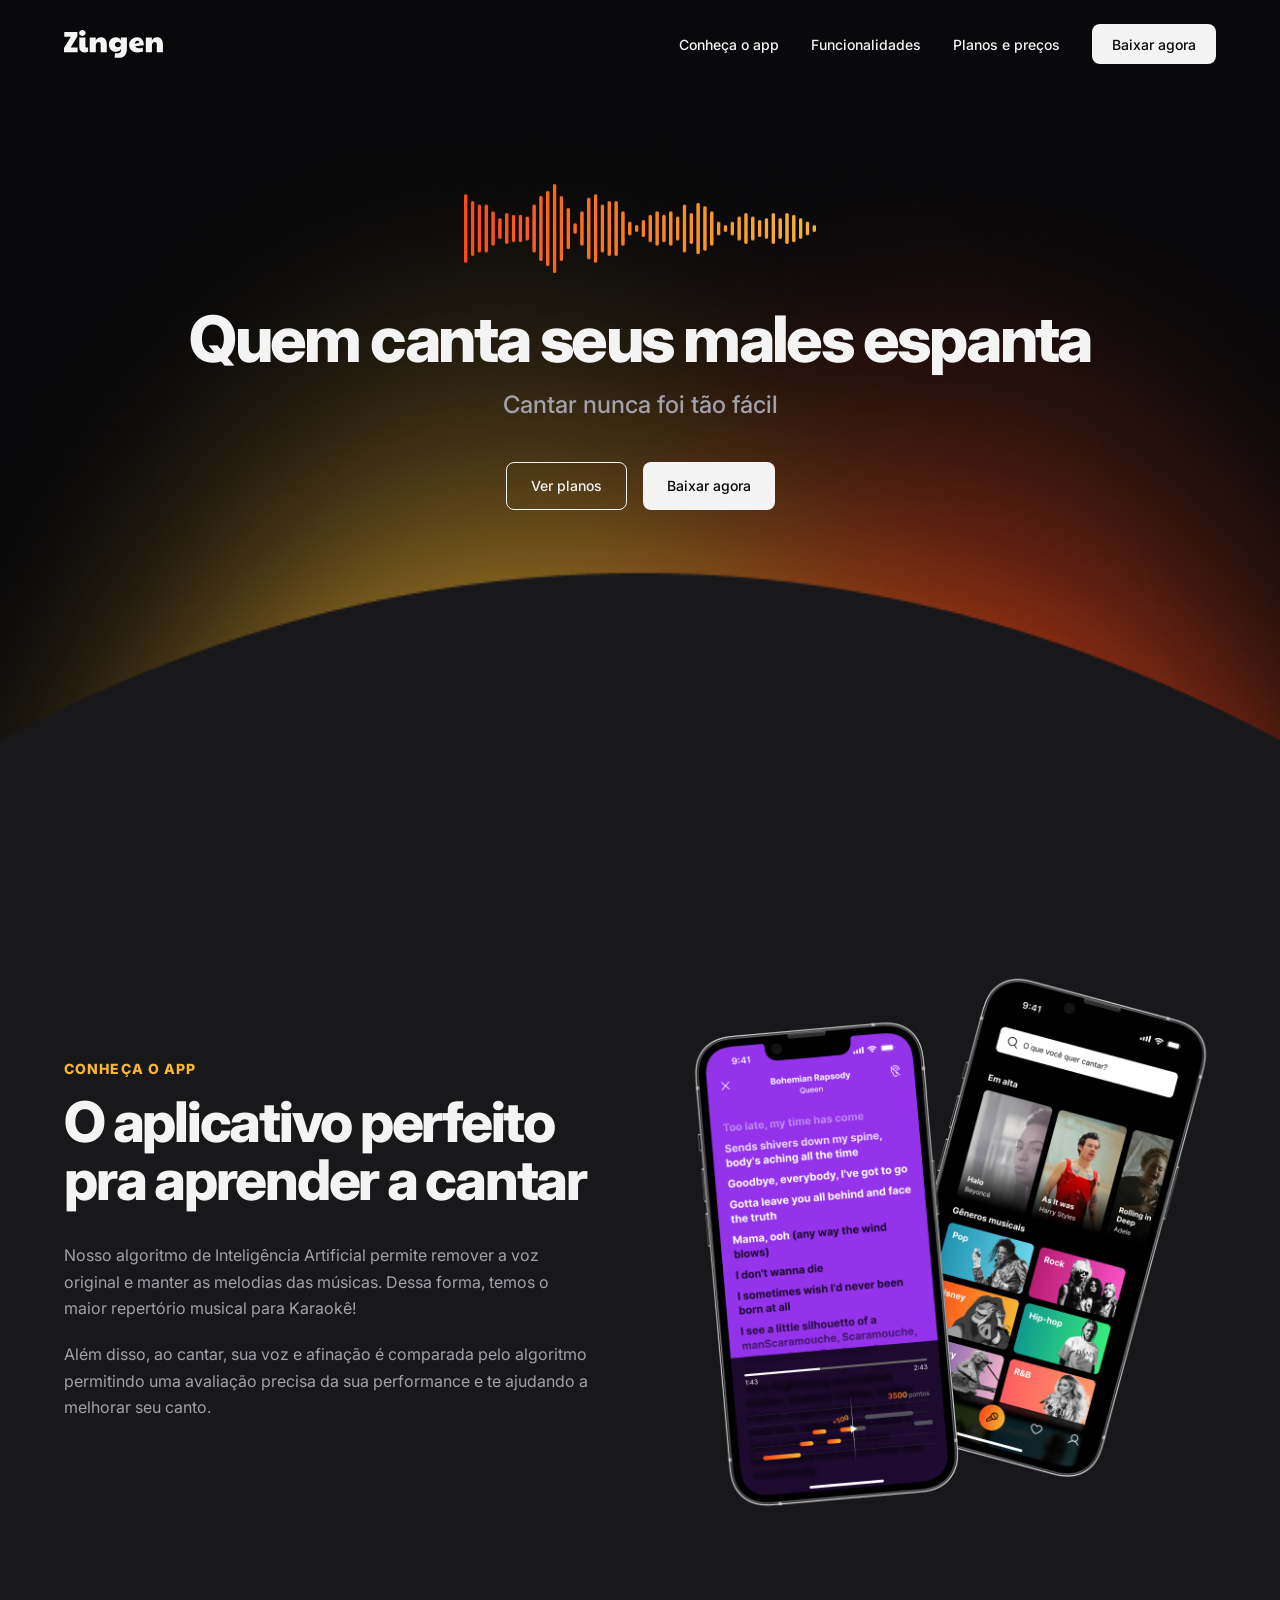
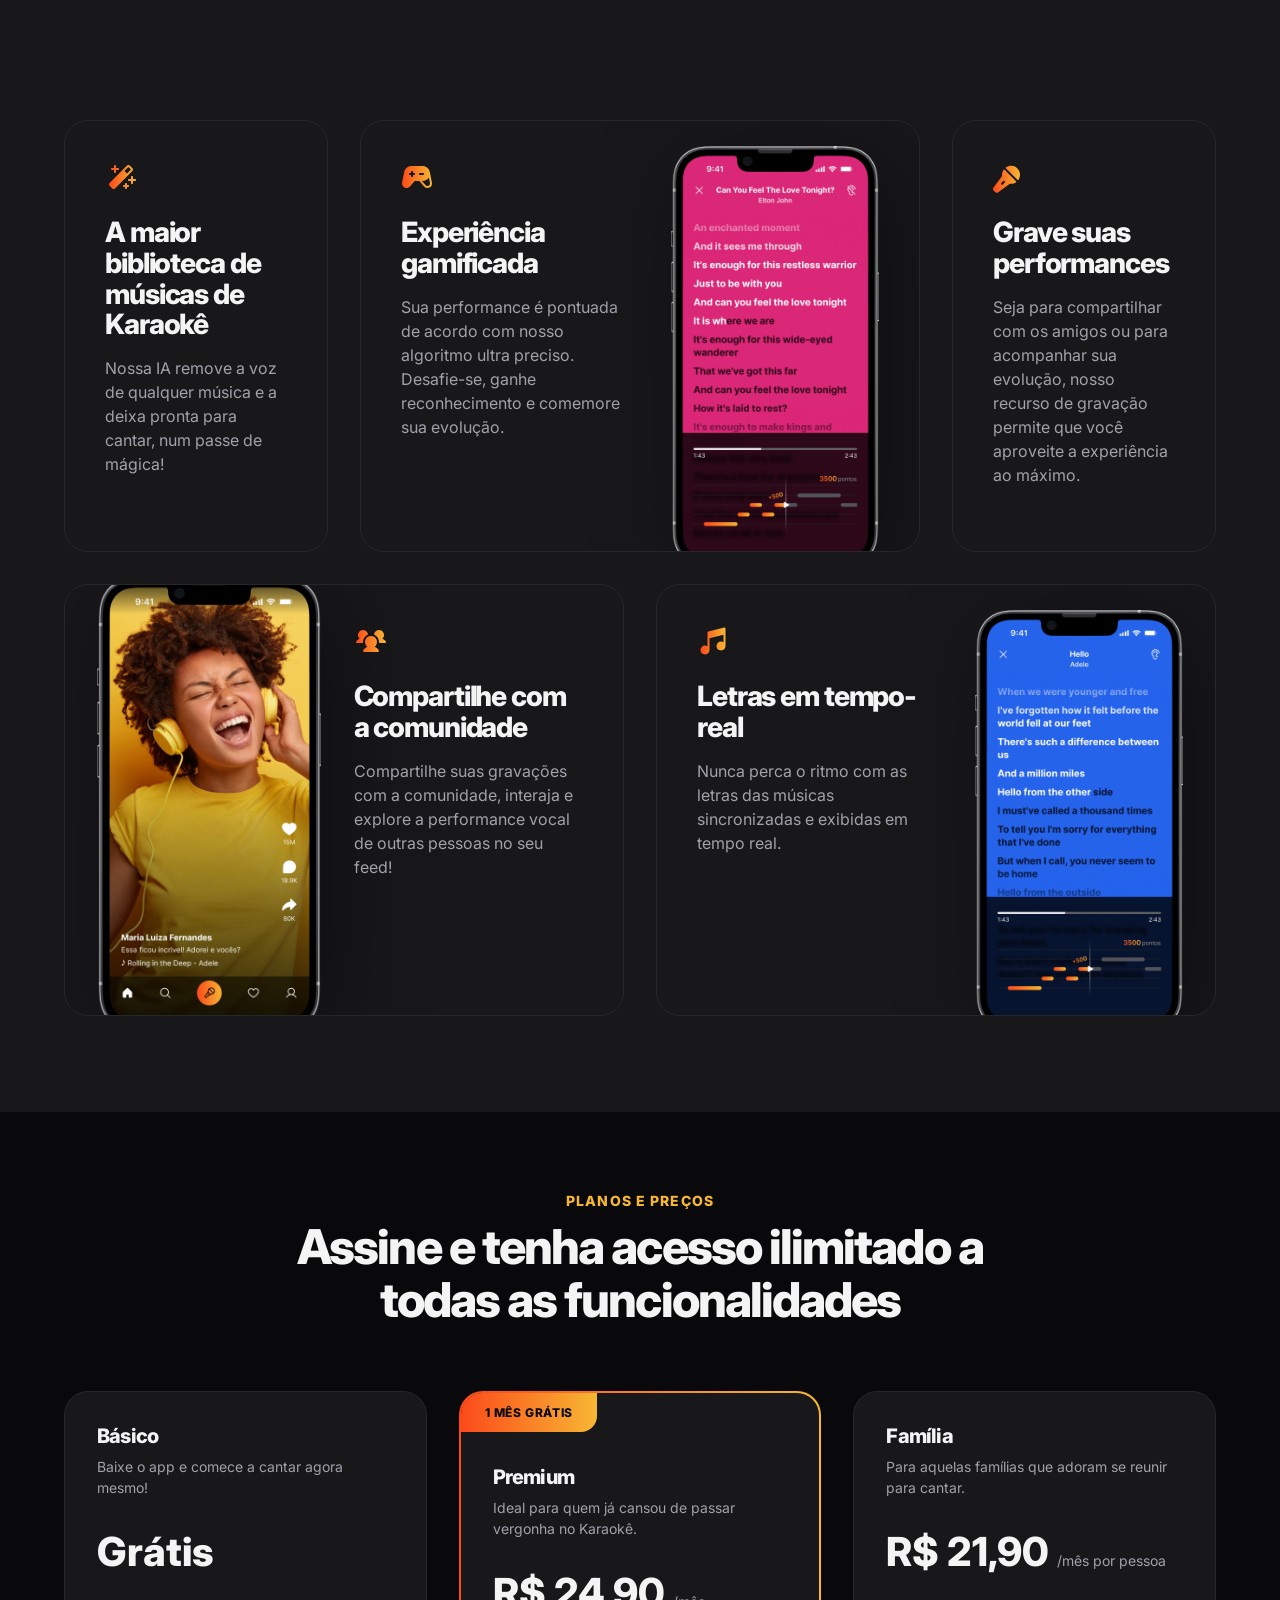
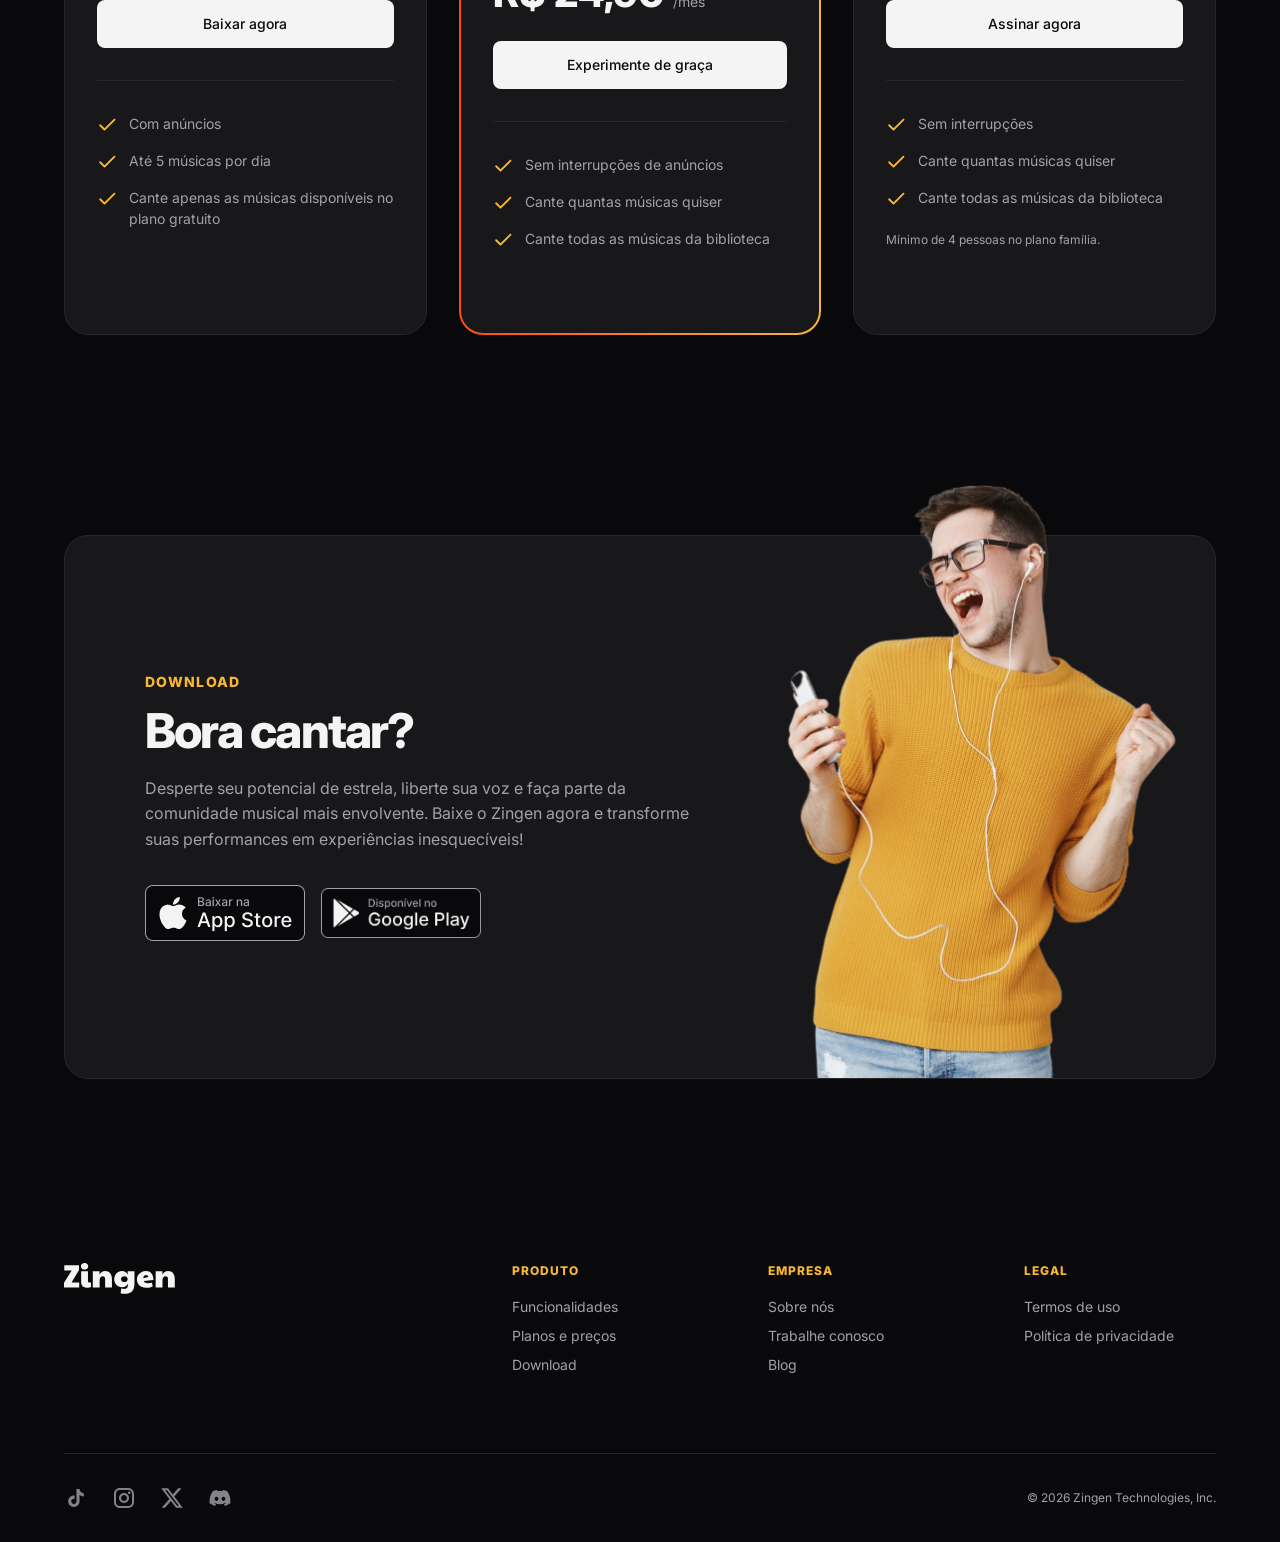
<file: index.html>
<!DOCTYPE html>
<html lang="pt-BR">

<head>
    <meta charset="UTF-8">

    <meta
        name="viewport"
        content="width=device-width, initial-scale=1.0"
    >

    <title>Zingen</title>

    
    <link
        rel="stylesheet"
        href="./styles/index.css"
    >

    <link rel="preconnect" href="https://fonts.googleapis.com">

    <link
        rel="preconnect"
        href="https://fonts.gstatic.com"
        crossorigin
    >

    <link
        href="https://fonts.googleapis.com/css2?family=Inter:wght@400;500;600;700;800&display=swap"
        rel="stylesheet"
    >
</head>


<body>


    <!-- =========================================
         HEADER
    ========================================== -->

    <header>

        <div class="container">

            <nav>

                <!-- LOGO -->

                <a href="#">
                    <img
                        src="./assets/Zingen.svg"
                        alt="Zingen"
                    >
                </a>


                <!-- MENU -->

                <a
                    href="#about"
                    class="desktop-only"
                >
                    Conheça o app
                </a>

                <a
                    href="#features"
                    class="desktop-only"
                >
                    Funcionalidades
                </a>

                <a
                    href="#pricing"
                    class="desktop-only"
                >
                    Planos e preços
                </a>


                <!-- BOTÃO -->

                <a
                    href="#download"
                    class="btn btn-sm"
                >
                    Baixar agora
                </a>

            </nav>

        </div>

    </header>



    <!-- =========================================
         CONTEÚDO PRINCIPAL
    ========================================== -->

    <main>


        <!-- =====================================
             HERO
        ====================================== -->

        <section id="hero">

            <div class="container">


                <!-- MUSIC BARS -->

                <img
                    src="./assets/images/Music bars.png"
                    alt="Ondas sonoras"
                >


                <!-- TÍTULO -->

                <h1>
                    Quem canta seus males espanta
                </h1>


                <!-- SUBTÍTULO -->

                <p>
                    Cantar nunca foi tão fácil
                </p>


                <!-- BOTÕES -->

                <div class="buttons">

                    <a
                        href="#pricing"
                        class="btn btn-md"
                    >
                        Ver planos
                    </a>

                    <a
                        href="#download"
                        class="btn btn-md"
                    >
                        Baixar agora
                    </a>

                </div>

            </div>

        </section>



        <!-- =====================================
             SMARTPHONES - MOBILE/TABLET
        ====================================== -->

        <section id="smartphones-img">

            <div class="container">

                <img
                    src="./assets/images/mockups.png"
                    alt="Aplicativo Zingen em smartphones"
                >

            </div>

        </section>



        <!-- =====================================
             CONHEÇA O APP
        ====================================== -->

        <section id="about">

            <div class="container even-columns items-center">


                <!-- TEXTO -->

                <div>

                    <header>

                        <strong>
                            Conheça o app
                        </strong>

                        <h2>
                            O aplicativo perfeito pra aprender a cantar
                        </h2>

                        <p>
                            Nosso algoritmo de Inteligência Artificial
                            permite remover a voz original e manter as
                            melodias das músicas. Dessa forma, temos o
                            maior repertório musical para Karaokê!
                        </p>

                        <p>
                            Além disso, ao cantar, sua voz e afinação é
                            comparada pelo algoritmo permitindo uma
                            avaliação precisa da sua performance e te
                            ajudando a melhorar seu canto.
                        </p>

                    </header>

                </div>


                <!-- MOCKUPS -->

                <img
                    src="./assets/images/mockups.png"
                    class="desktop-only"
                    alt="Smartphones mostrando o aplicativo Zingen"
                >

            </div>

        </section>



        <!-- =====================================
             FUNCIONALIDADES
        ====================================== -->

        <section id="features">

            <div class="container cards">


                <!-- =================================
                     CARD 1
                     BIBLIOTECA
                ================================== -->

                <article class="card">

                    <img
                        src="./assets/icons/MagicWand.svg"
                        alt=""
                    >

                    <div>

                        <h3>
                            A maior biblioteca de músicas de Karaokê
                        </h3>

                        <p>
                            Nossa IA remove a voz de qualquer música
                            e a deixa pronta para cantar, num passe
                            de mágica!
                        </p>

                    </div>

                </article>



                <!-- =================================
                     CARD 2
                     EXPERIÊNCIA GAMIFICADA
                ================================== -->

                <article class="card">

                    <img
                        src="./assets/icons/GameController.svg"
                        alt=""
                    >

                    <div>

                        <h3>
                            Experiência gamificada
                        </h3>

                        <p>
                            Sua performance é pontuada de acordo com
                            nosso algoritmo ultra preciso. Desafie-se,
                            ganhe reconhecimento e comemore sua evolução.
                        </p>

                    </div>


                    <!-- TELA ROSA -->

                    <img
                        src="./assets/images/Tela 2.png"
                        class="desktop-only feature-image"
                        alt="Tela da experiência gamificada do Zingen"
                    >

                </article>



                <!-- =================================
                     CARD 3
                     GRAVAÇÕES
                ================================== -->

                <article class="card">

                    <img
                        src="./assets/icons/MicrophoneStage.svg"
                        alt=""
                    >

                    <div>

                        <h3>
                            Grave suas performances
                        </h3>

                        <p>
                            Seja para compartilhar com os amigos ou
                            para acompanhar sua evolução, nosso recurso
                            de gravação permite que você aproveite a
                            experiência ao máximo.
                        </p>

                    </div>

                </article>



                <!-- =================================
                     CARD 4
                     COMUNIDADE
                ================================== -->

                <article class="card">

                    <!-- ÍCONE USERS -->

                    <img
                        src="./assets/icons/UsersThree.svg"
                        alt=""
                    >


                    <!-- TEXTO -->

                    <div>

                        <h3>
                            Compartilhe com a comunidade
                        </h3>

                        <p>
                            Compartilhe suas gravações com a comunidade,
                            interaja e explore a performance vocal de
                            outras pessoas no seu feed!
                        </p>

                    </div>


                    <!-- CELULAR COM A CANTORA -->

                    <img
                        src="./assets/images/Tela 1.png"
                        class="desktop-only feature-image"
                        alt="Tela da comunidade do Zingen"
                    >

                </article>



                <!-- =================================
                     CARD 5
                     LETRAS
                ================================== -->

                <article class="card">

                    <img
                        src="./assets/icons/MusicNotes.svg"
                        alt=""
                    >

                    <div>

                        <h3>
                            Letras em tempo-real
                        </h3>

                        <p>
                            Nunca perca o ritmo com as letras das
                            músicas sincronizadas e exibidas em
                            tempo real.
                        </p>

                    </div>


                    <!-- TELA AZUL -->

                    <img
                        src="./assets/images/Tela 3.png"
                        class="desktop-only feature-image"
                        alt="Tela de letras em tempo-real do Zingen"
                    >

                </article>


            </div>

        </section>



        <!-- =====================================
             PLANOS E PREÇOS
        ====================================== -->

        <section id="pricing">

            <div class="container py-xl">


                <!-- TÍTULO -->

                <header>

                    <strong>
                        Planos e preços
                    </strong>

                    <h2>
                        Assine e tenha acesso ilimitado
                        a todas as funcionalidades
                    </h2>

                </header>



                <!-- CARDS -->

                <div class="cards">


                    <!-- =================================
                         BÁSICO
                    ================================== -->

                    <article class="card">

                        <h3>
                            Básico
                        </h3>

                        <p>
                            Baixe o app e comece a cantar agora mesmo!
                        </p>


                        <div class="pricing">
                            Grátis
                        </div>


                        <a
                            href="#download"
                            class="btn btn-md"
                        >
                            Baixar agora
                        </a>


                        <div class="separator"></div>


                        <ul>

                            <li>
                                Com anúncios
                            </li>

                            <li>
                                Até 5 músicas por dia
                            </li>

                            <li>
                                Cante apenas as músicas disponíveis
                                no plano gratuito
                            </li>

                        </ul>

                    </article>



                    <!-- =================================
                         PREMIUM
                    ================================== -->

                    <article class="card premium">


                        <span>
                            1 mês grátis
                        </span>


                        <h3>
                            Premium
                        </h3>


                        <p>
                            Ideal para quem já cansou de passar
                            vergonha no Karaokê.
                        </p>


                        <div class="pricing">

                            R$ 24,90

                            <small>
                                /mês
                            </small>

                        </div>


                        <a
                            href="#download"
                            class="btn btn-md"
                        >
                            Experimente de graça
                        </a>


                        <div class="separator"></div>


                        <ul>

                            <li>
                                Sem interrupções de anúncios
                            </li>

                            <li>
                                Cante quantas músicas quiser
                            </li>

                            <li>
                                Cante todas as músicas da biblioteca
                            </li>

                        </ul>

                    </article>



                    <!-- =================================
                         FAMÍLIA
                    ================================== -->

                    <article class="card">


                        <h3>
                            Família
                        </h3>


                        <p>
                            Para aquelas famílias que adoram
                            se reunir para cantar.
                        </p>


                        <div class="pricing">

                            R$ 21,90

                            <small>
                                /mês por pessoa
                            </small>

                        </div>


                        <a
                            href="#download"
                            class="btn btn-md"
                        >
                            Assinar agora
                        </a>


                        <div class="separator"></div>


                        <ul>

                            <li>
                                Sem interrupções
                            </li>

                            <li>
                                Cante quantas músicas quiser
                            </li>

                            <li>
                                Cante todas as músicas da biblioteca
                            </li>

                        </ul>


                        <small>
                            Mínimo de 4 pessoas no plano família.
                        </small>

                    </article>


                </div>

            </div>

        </section>



        <!-- =====================================
             DOWNLOAD
        ====================================== -->

        <section id="download">

            <div class="container py-lg">

                <div class="card">


                    <!-- CONTEÚDO -->

                    <div>

                        <header>

                            <strong>
                                Download
                            </strong>

                            <h2>
                                Bora cantar?
                            </h2>

                        </header>


                        <p>
                            Desperte seu potencial de estrela,
                            liberte sua voz e faça parte da comunidade
                            musical mais envolvente. Baixe o Zingen
                            agora e transforme suas performances em
                            experiências inesquecíveis!
                        </p>


                        <!-- BOTÕES DAS LOJAS -->

                        <div class="buttons">


                            <!-- APP STORE -->

                            <a href="#">

                                <img
                                    src="./assets/images/Appstorebutton.png"
                                    alt="Baixar na App Store"
                                >

                            </a>


                            <!-- GOOGLE PLAY -->

                            <a href="#">

                                <img
                                    src="./assets/images/PlayStorebutton.png"
                                    alt="Baixar no Google Play"
                                >

                            </a>


                        </div>

                    </div>



                    <!-- HOMEM -->

                    <img
                        src="./assets/images/ouvindo.png"
                        alt="Pessoa ouvindo música no Zingen"
                    >


                </div>

            </div>

        </section>


    </main>



    <!-- =========================================
         FOOTER
    ========================================== -->

    <footer>

        <div class="container">


            <!-- =====================================
                 PARTE SUPERIOR
            ====================================== -->

            <section class="top">


                <!-- LOGO -->

                <img
                    src="./assets/Zingen.svg"
                    alt="Zingen"
                >



                <!-- PRODUTO -->

                <nav>

                    <ul>

                        <li class="title">
                            Produto
                        </li>

                        <li>

                            <a href="#features">
                                Funcionalidades
                            </a>

                        </li>

                        <li>

                            <a href="#pricing">
                                Planos e preços
                            </a>

                        </li>

                        <li>

                            <a href="#download">
                                Download
                            </a>

                        </li>

                    </ul>

                </nav>



                <!-- EMPRESA -->

                <nav>

                    <ul>

                        <li class="title">
                            Empresa
                        </li>

                        <li>

                            <a href="#about">
                                Sobre nós
                            </a>

                        </li>

                        <li>

                            <a href="#">
                                Trabalhe conosco
                            </a>

                        </li>

                        <li>

                            <a href="#">
                                Blog
                            </a>

                        </li>

                    </ul>

                </nav>



                <!-- LEGAL -->

                <nav>

                    <ul>

                        <li class="title">
                            Legal
                        </li>

                        <li>

                            <a href="#">
                                Termos de uso
                            </a>

                        </li>

                        <li>

                            <a href="#">
                                Política de privacidade
                            </a>

                        </li>

                    </ul>

                </nav>


            </section>



            <!-- =====================================
                 PARTE INFERIOR
            ====================================== -->

            <section class="bottom">


                <!-- REDES SOCIAIS -->

                <div class="flex gap-1.5">


                    <a
                        href="#"
                        class="social"
                        aria-label="TikTok"
                    ></a>


                    <a
                        href="#"
                        class="social"
                        aria-label="Instagram"
                    ></a>


                    <a
                        href="#"
                        class="social"
                        aria-label="Twitter"
                    ></a>


                    <a
                        href="#"
                        class="social"
                        aria-label="Discord"
                    ></a>


                </div>



                <!-- COPYRIGHT -->

                <span class="copy">
                    © 2026 Zingen Technologies, Inc.
                </span>


            </section>


        </div>

    </footer>


</body>

</html>
</file>
<file: styles/index.css>
@import url("./global.css");
@import url("./utility.css");
@import url("./buttons.css");
@import url("./social.css");
@import url("./header.css");
@import url("./hero.css");
@import url("./sections.css");
@import url("./cards.css");
@import url("./features.css");
@import url("./pricing.css");
@import url("./download.css");
@import url("./footer.css");
@import url(features.css) (width >= 80rem);
</file>
